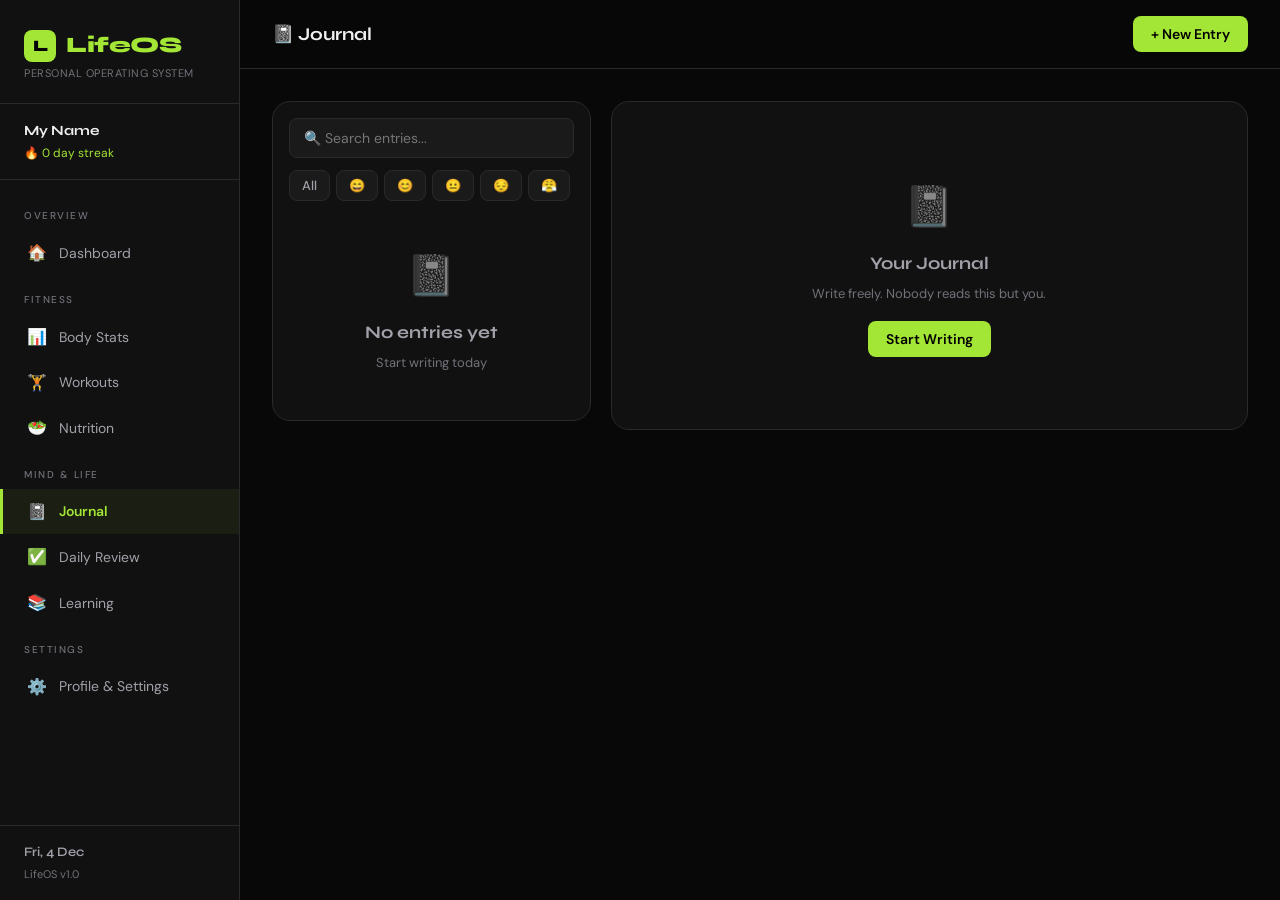
<file: journal.html>
<!DOCTYPE html>
<html lang="en">
<head>
  <meta charset="UTF-8">
  <meta name="viewport" content="width=device-width, initial-scale=1.0">
  <title>Journal — LifeOS</title>
  <link rel="stylesheet" href="style.css">
</head>
<body>
<script src="nav.js"></script>
<script>injectNav('Journal');</script>

<div class="main">
  <div class="topbar">
    <div class="topbar-title">📓 Journal</div>
    <div class="topbar-actions">
      <button class="btn btn-primary" onclick="openWrite()">+ New Entry</button>
    </div>
  </div>

  <div class="page-content">

    <div class="grid-1-2">
      <!-- Sidebar: list -->
      <div>
        <div class="card" style="padding:16px;margin-bottom:0">
          <div style="margin-bottom:12px">
            <input type="text" class="form-input" placeholder="🔍 Search entries..." id="journal-search" oninput="filterJournals()">
          </div>
          <div style="display:flex;gap:6px;margin-bottom:12px;flex-wrap:wrap">
            <button class="btn btn-ghost btn-sm" onclick="filterByMood('')">All</button>
            <button class="btn btn-ghost btn-sm" onclick="filterByMood('😄')">😄</button>
            <button class="btn btn-ghost btn-sm" onclick="filterByMood('😊')">😊</button>
            <button class="btn btn-ghost btn-sm" onclick="filterByMood('😐')">😐</button>
            <button class="btn btn-ghost btn-sm" onclick="filterByMood('😔')">😔</button>
            <button class="btn btn-ghost btn-sm" onclick="filterByMood('😤')">😤</button>
          </div>
          <div id="journal-list" style="max-height:calc(100vh - 250px);overflow-y:auto">
            <!-- rendered by JS -->
          </div>
        </div>
      </div>

      <!-- Main: write / read -->
      <div id="journal-main">
        <div class="card" id="write-panel" style="display:none">
          <div class="card-header">
            <div class="modal-title" id="write-panel-title">New Entry</div>
            <button class="btn btn-ghost btn-sm" onclick="closeWrite()">✕ Close</button>
          </div>
          <div class="form-group">
            <label class="form-label">Title (optional)</label>
            <input type="text" class="form-input" id="j-title" placeholder="Give this entry a title...">
          </div>
          <div class="form-row">
            <div class="form-group">
              <label class="form-label">Date</label>
              <input type="date" class="form-input" id="j-date">
            </div>
            <div class="form-group">
              <label class="form-label">Category</label>
              <select class="form-select" id="j-category">
                <option value="Personal">Personal</option>
                <option value="Fitness">Fitness</option>
                <option value="Gratitude">Gratitude</option>
                <option value="Reflection">Reflection</option>
                <option value="Goals">Goals</option>
                <option value="Rant">Rant</option>
                <option value="Win">Win 🎉</option>
              </select>
            </div>
          </div>
          <div class="form-group">
            <label class="form-label">Mood</label>
            <div class="mood-selector" id="j-mood-sel">
              ${['😄 Great','😊 Good','😐 Okay','😔 Low','😤 Frustrated','😰 Anxious','💪 Motivated','😴 Tired'].map(m => `<button class="mood-btn" onclick="selectMood('${m}')">${m}</button>`).join('')}
            </div>
          </div>
          <div class="form-group">
            <label class="form-label">Entry</label>
            <textarea class="form-textarea" id="j-body" placeholder="What's on your mind? How was your day? What did you learn? What are you grateful for?..." style="min-height:300px"></textarea>
          </div>
          <div class="form-group">
            <label class="form-label">Tags (comma-separated)</label>
            <input type="text" class="form-input" id="j-tags" placeholder="e.g. workout, progress, goals">
          </div>
          <div style="display:flex;justify-content:space-between;align-items:center">
            <button class="btn btn-danger" id="delete-entry-btn" style="display:none" onclick="deleteCurrentEntry()">🗑 Delete</button>
            <div style="display:flex;gap:10px;margin-left:auto">
              <button class="btn btn-ghost" onclick="closeWrite()">Cancel</button>
              <button class="btn btn-primary" onclick="saveEntry()">Save Entry</button>
            </div>
          </div>
        </div>

        <div class="card" id="read-panel">
          <div id="read-content">
            <div class="empty-state">
              <div class="empty-icon">📓</div>
              <h3>Your Journal</h3>
              <p>Write freely. Nobody reads this but you.</p>
              <button class="btn btn-primary" style="margin-top:16px" onclick="openWrite()">Start Writing</button>
            </div>
          </div>
        </div>
      </div>
    </div>

  </div>
</div>

<script src="app.js"></script>
<script>
let currentMood = '';
let currentEditId = null;
let moodFilter = '';

document.addEventListener('DOMContentLoaded', () => {
  document.getElementById('j-date').value = APP.today();
  renderJournalList();
});

function renderJournalList(filter = '', mood = '') {
  let entries = APP.get('journals', []);
  if (filter) entries = entries.filter(j => (j.title + j.body + (j.tags || '')).toLowerCase().includes(filter.toLowerCase()));
  if (mood) entries = entries.filter(j => j.mood && j.mood.startsWith(mood));

  const el = document.getElementById('journal-list');
  if (!entries.length) {
    el.innerHTML = `<div class="empty-state" style="padding:30px 12px"><div class="empty-icon">📓</div><h3>No entries yet</h3><p>Start writing today</p></div>`;
    return;
  }
  el.innerHTML = entries.map(j => {
    const catColors = { Personal: 'cyan', Fitness: 'green', Gratitude: 'orange', Reflection: 'purple', Goals: 'pink', Rant: 'red', Win: 'green' };
    return `<div class="journal-entry" onclick="readEntry('${j.id}')">
      <div class="entry-date">${APP.daysAgo(j.date)} ${j.mood ? '· ' + j.mood.split(' ')[0] : ''}</div>
      <div class="entry-title">${j.title || 'Untitled Entry'}</div>
      <div style="display:flex;gap:6px;margin-top:6px;flex-wrap:wrap">
        <span class="tag tag-${catColors[j.category] || 'cyan'}" style="font-size:10px">${j.category || 'Personal'}</span>
        ${(j.tags || '').split(',').filter(t => t.trim()).map(t => `<span class="tag" style="font-size:10px;background:var(--surface3);color:var(--text3)">#${t.trim()}</span>`).join('')}
      </div>
      <div class="entry-preview" style="margin-top:6px">${j.body || ''}</div>
    </div>`;
  }).join('');
}

function readEntry(id) {
  const j = APP.get('journals', []).find(e => e.id === id);
  if (!j) return;
  document.getElementById('write-panel').style.display = 'none';
  document.getElementById('read-panel').style.display = 'block';
  const catColors = { Personal: 'cyan', Fitness: 'green', Gratitude: 'orange', Reflection: 'purple', Goals: 'pink', Rant: 'red', Win: 'green' };
  document.getElementById('read-content').innerHTML = `
    <div style="display:flex;justify-content:space-between;align-items:flex-start;flex-wrap:wrap;gap:12px;margin-bottom:20px">
      <div>
        <div style="font-size:13px;color:var(--text3);margin-bottom:8px">${APP.formatDate(j.date, 'long')} ${j.mood ? '· ' + j.mood : ''}</div>
        <h2 style="font-family:var(--font-display);font-size:22px;font-weight:800;color:var(--text)">${j.title || 'Untitled Entry'}</h2>
        <div style="display:flex;gap:6px;margin-top:10px;flex-wrap:wrap">
          <span class="tag tag-${catColors[j.category] || 'cyan'}">${j.category || 'Personal'}</span>
          ${(j.tags || '').split(',').filter(t => t.trim()).map(t => `<span class="tag" style="background:var(--surface3);color:var(--text3)">#${t.trim()}</span>`).join('')}
        </div>
      </div>
      <button class="btn btn-ghost btn-sm" onclick="editEntry('${j.id}')">✏️ Edit</button>
    </div>
    <hr class="divider">
    <div style="font-size:15px;color:var(--text2);line-height:1.9;white-space:pre-wrap">${j.body || ''}</div>`;
}

function openWrite(editId = null) {
  currentEditId = editId;
  currentMood = '';
  document.getElementById('write-panel').style.display = 'block';
  document.getElementById('read-panel').style.display = 'none';
  document.getElementById('write-panel-title').textContent = editId ? 'Edit Entry' : 'New Entry';
  document.getElementById('delete-entry-btn').style.display = editId ? 'inline-flex' : 'none';

  if (!editId) {
    document.getElementById('j-title').value = '';
    document.getElementById('j-date').value = APP.today();
    document.getElementById('j-category').value = 'Personal';
    document.getElementById('j-body').value = '';
    document.getElementById('j-tags').value = '';
    document.querySelectorAll('.mood-btn').forEach(b => b.classList.remove('selected'));
  }
}

function closeWrite() {
  currentEditId = null;
  document.getElementById('write-panel').style.display = 'none';
  document.getElementById('read-panel').style.display = 'block';
}

function editEntry(id) {
  const j = APP.get('journals', []).find(e => e.id === id);
  if (!j) return;
  openWrite(id);
  document.getElementById('j-title').value = j.title || '';
  document.getElementById('j-date').value = j.date;
  document.getElementById('j-category').value = j.category || 'Personal';
  document.getElementById('j-body').value = j.body || '';
  document.getElementById('j-tags').value = j.tags || '';
  currentMood = j.mood || '';
  document.querySelectorAll('.mood-btn').forEach(b => {
    b.classList.toggle('selected', b.textContent === j.mood);
  });
}

function selectMood(mood) {
  currentMood = mood;
  document.querySelectorAll('.mood-btn').forEach(b => b.classList.toggle('selected', b.textContent === mood));
}

function saveEntry() {
  const body = document.getElementById('j-body').value.trim();
  if (!body) { APP.toast('Entry cannot be empty', 'error'); return; }
  const entry = {
    id: currentEditId || undefined,
    date: document.getElementById('j-date').value || APP.today(),
    title: document.getElementById('j-title').value.trim(),
    category: document.getElementById('j-category').value,
    mood: currentMood,
    body,
    tags: document.getElementById('j-tags').value,
  };
  if (currentEditId) {
    APP.update('journals', currentEditId, entry);
    APP.toast('Entry updated!');
    closeWrite();
    readEntry(currentEditId);
  } else {
    const saved = APP.push('journals', entry);
    APP.toast('Entry saved! ✍️');
    closeWrite();
    readEntry(saved.id);
  }
  renderJournalList();
}

function deleteCurrentEntry() {
  if (!currentEditId || !confirmDelete('Delete this journal entry? This cannot be undone.')) return;
  APP.remove('journals', currentEditId);
  APP.toast('Entry deleted');
  closeWrite();
  document.getElementById('read-content').innerHTML = `<div class="empty-state"><div class="empty-icon">📓</div><h3>Entry deleted</h3></div>`;
  renderJournalList();
}

function filterJournals() {
  renderJournalList(document.getElementById('journal-search').value, moodFilter);
}

function filterByMood(mood) {
  moodFilter = mood;
  renderJournalList(document.getElementById('journal-search').value, mood);
}
</script>
</body>
</html>
</file>
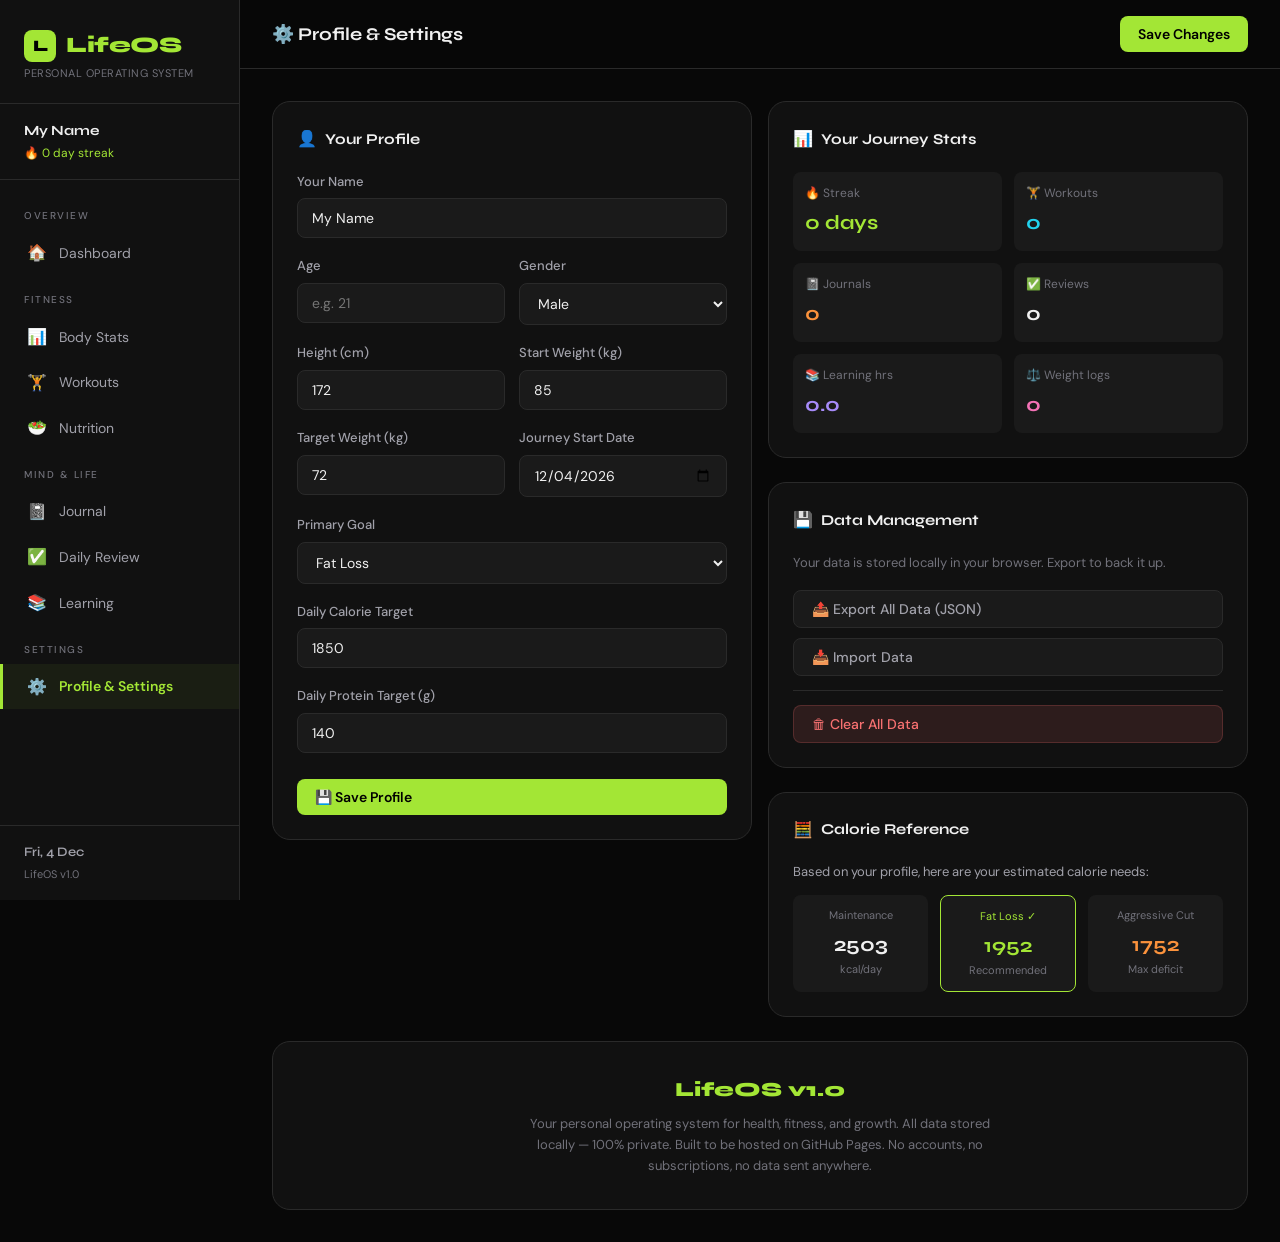
<file: settings.html>
<!DOCTYPE html>
<html lang="en">
<head>
  <meta charset="UTF-8">
  <meta name="viewport" content="width=device-width, initial-scale=1.0">
  <title>Settings — LifeOS</title>
  <link rel="stylesheet" href="style.css">
</head>
<body>
<script src="nav.js"></script>
<script>injectNav('Settings');</script>

<div class="main">
  <div class="topbar">
    <div class="topbar-title">⚙️ Profile & Settings</div>
    <div class="topbar-actions">
      <button class="btn btn-primary" onclick="saveProfile()">Save Changes</button>
    </div>
  </div>

  <div class="page-content">

    <div class="grid-2">
      <!-- Profile -->
      <div>
        <div class="card mb-6">
          <div class="card-header">
            <div class="card-title"><span class="icon">👤</span> Your Profile</div>
          </div>
          <div class="form-group">
            <label class="form-label">Your Name</label>
            <input type="text" class="form-input" id="p-name" placeholder="e.g. Arjun">
          </div>
          <div class="form-row">
            <div class="form-group">
              <label class="form-label">Age</label>
              <input type="number" class="form-input" id="p-age" placeholder="e.g. 21">
            </div>
            <div class="form-group">
              <label class="form-label">Gender</label>
              <select class="form-select" id="p-gender">
                <option>Male</option><option>Female</option><option>Other</option>
              </select>
            </div>
          </div>
          <div class="form-row">
            <div class="form-group">
              <label class="form-label">Height (cm)</label>
              <input type="number" class="form-input" id="p-height" placeholder="172">
            </div>
            <div class="form-group">
              <label class="form-label">Start Weight (kg)</label>
              <input type="number" class="form-input" id="p-start-weight" placeholder="85" step="0.1">
            </div>
          </div>
          <div class="form-row">
            <div class="form-group">
              <label class="form-label">Target Weight (kg)</label>
              <input type="number" class="form-input" id="p-target-weight" placeholder="72" step="0.1">
            </div>
            <div class="form-group">
              <label class="form-label">Journey Start Date</label>
              <input type="date" class="form-input" id="p-start-date">
            </div>
          </div>
          <div class="form-group">
            <label class="form-label">Primary Goal</label>
            <select class="form-select" id="p-goal">
              <option>Fat Loss</option><option>Muscle Gain</option><option>Body Recomposition</option>
              <option>General Fitness</option><option>Marathon / Endurance</option>
            </select>
          </div>
          <div class="form-group">
            <label class="form-label">Daily Calorie Target</label>
            <input type="number" class="form-input" id="p-cal-target" placeholder="1850">
          </div>
          <div class="form-group">
            <label class="form-label">Daily Protein Target (g)</label>
            <input type="number" class="form-input" id="p-protein-target" placeholder="140">
          </div>
          <button class="btn btn-primary w-full" onclick="saveProfile()" style="margin-top:8px">💾 Save Profile</button>
        </div>
      </div>

      <div>
        <!-- Stats Summary -->
        <div class="card mb-6">
          <div class="card-header">
            <div class="card-title"><span class="icon">📊</span> Your Journey Stats</div>
          </div>
          <div id="stats-display">Loading...</div>
        </div>

        <!-- Data Management -->
        <div class="card mb-6">
          <div class="card-header">
            <div class="card-title"><span class="icon">💾</span> Data Management</div>
          </div>
          <p style="font-size:13px;color:var(--text3);margin-bottom:16px">Your data is stored locally in your browser. Export to back it up.</p>
          <div style="display:flex;flex-direction:column;gap:10px">
            <button class="btn btn-ghost w-full" onclick="exportData()">📤 Export All Data (JSON)</button>
            <button class="btn btn-ghost w-full" onclick="importData()">📥 Import Data</button>
            <input type="file" id="import-file" accept=".json" style="display:none" onchange="handleImport(event)">
            <hr class="divider" style="margin:4px 0">
            <button class="btn btn-danger w-full" onclick="clearAllData()">🗑 Clear All Data</button>
          </div>
        </div>

        <!-- Calorie Guide -->
        <div class="card">
          <div class="card-header">
            <div class="card-title"><span class="icon">🧮</span> Calorie Reference</div>
          </div>
          <div style="font-size:13px;color:var(--text2)">
            <div style="margin-bottom:12px">Based on your profile, here are your estimated calorie needs:</div>
            <div id="calorie-reference">Set your profile to see this.</div>
          </div>
        </div>
      </div>
    </div>

    <!-- About -->
    <div class="card mt-6" style="text-align:center;padding:32px">
      <div style="font-family:var(--font-display);font-size:20px;font-weight:800;color:var(--accent);margin-bottom:8px">LifeOS v1.0</div>
      <div style="font-size:13px;color:var(--text3);max-width:500px;margin:0 auto">
        Your personal operating system for health, fitness, and growth. All data stored locally — 100% private.
        Built to be hosted on GitHub Pages. No accounts, no subscriptions, no data sent anywhere.
      </div>
    </div>
  </div>
</div>

<script src="app.js"></script>
<script>
document.addEventListener('DOMContentLoaded', () => {
  loadProfile();
  renderStats();
});

function loadProfile() {
  const p = APP.getProfile();
  document.getElementById('p-name').value = p.name || '';
  document.getElementById('p-age').value = p.age || '';
  document.getElementById('p-height').value = p.height || 172;
  document.getElementById('p-start-weight').value = p.startWeight || 85;
  document.getElementById('p-target-weight').value = p.targetWeight || 72;
  document.getElementById('p-start-date').value = p.startDate || APP.today();
  document.getElementById('p-cal-target').value = p.calTarget || 1850;
  document.getElementById('p-protein-target').value = p.proteinTarget || 140;
  if (p.gender) document.getElementById('p-gender').value = p.gender;
  if (p.goal) document.getElementById('p-goal').value = p.goal;
  updateCalorieRef(p);
}

function saveProfile() {
  const profile = {
    name: document.getElementById('p-name').value || 'My Name',
    age: document.getElementById('p-age').value,
    gender: document.getElementById('p-gender').value,
    height: parseFloat(document.getElementById('p-height').value) || 172,
    startWeight: parseFloat(document.getElementById('p-start-weight').value) || 85,
    targetWeight: parseFloat(document.getElementById('p-target-weight').value) || 72,
    startDate: document.getElementById('p-start-date').value || APP.today(),
    goal: document.getElementById('p-goal').value,
    calTarget: parseInt(document.getElementById('p-cal-target').value) || 1850,
    proteinTarget: parseInt(document.getElementById('p-protein-target').value) || 140,
  };
  APP.set('profile', profile);
  APP.toast('Profile saved! ✓');
  APP.renderSidebarUser();
  updateCalorieRef(profile);
}

function updateCalorieRef(p) {
  if (!p.startWeight || !p.height) return;
  const w = p.startWeight, h = p.height, age = p.age || 22;
  // Mifflin-St Jeor
  const bmr = 10 * w + 6.25 * h - 5 * age + 5;
  const maintenance = Math.round(bmr * 1.375); // lightly active
  const fatLoss = Math.round(maintenance * 0.78);
  const aggressiveCut = Math.round(maintenance * 0.70);
  document.getElementById('calorie-reference').innerHTML = `
    <div style="display:grid;grid-template-columns:1fr 1fr 1fr;gap:12px">
      <div style="background:var(--surface2);border-radius:8px;padding:12px;text-align:center">
        <div style="font-size:11px;color:var(--text3);margin-bottom:4px">Maintenance</div>
        <div style="font-family:var(--font-display);font-size:20px;font-weight:700;color:var(--text)">${maintenance}</div>
        <div style="font-size:11px;color:var(--text3)">kcal/day</div>
      </div>
      <div style="background:var(--surface2);border:1px solid var(--accent);border-radius:8px;padding:12px;text-align:center">
        <div style="font-size:11px;color:var(--accent);margin-bottom:4px">Fat Loss ✓</div>
        <div style="font-family:var(--font-display);font-size:20px;font-weight:700;color:var(--accent)">${fatLoss}</div>
        <div style="font-size:11px;color:var(--text3)">Recommended</div>
      </div>
      <div style="background:var(--surface2);border-radius:8px;padding:12px;text-align:center">
        <div style="font-size:11px;color:var(--text3);margin-bottom:4px">Aggressive Cut</div>
        <div style="font-family:var(--font-display);font-size:20px;font-weight:700;color:var(--orange)">${aggressiveCut}</div>
        <div style="font-size:11px;color:var(--text3)">Max deficit</div>
      </div>
    </div>`;
}

function renderStats() {
  const workouts = APP.get('workouts', []);
  const journals = APP.get('journals', []);
  const reviews = APP.get('reviews', []);
  const weights = APP.get('weights', []);
  const learning = APP.get('learning', []);
  const streak = APP.getStreak();

  document.getElementById('stats-display').innerHTML = `
    <div style="display:grid;grid-template-columns:1fr 1fr;gap:12px">
      ${[
        ['🔥 Streak', streak + ' days', 'accent'],
        ['🏋️ Workouts', workouts.length, 'cyan'],
        ['📓 Journals', journals.length, 'orange'],
        ['✅ Reviews', reviews.length, 'green'],
        ['📚 Learning hrs', learning.reduce((s,l)=>s+parseFloat(l.hours||0),0).toFixed(1), 'purple'],
        ['⚖️ Weight logs', weights.length, 'pink'],
      ].map(([l, v, c]) => `
        <div style="background:var(--surface2);border-radius:8px;padding:12px">
          <div style="font-size:12px;color:var(--text3);margin-bottom:4px">${l}</div>
          <div style="font-family:var(--font-display);font-size:20px;font-weight:700;color:var(--${c})">${v}</div>
        </div>`).join('')}
    </div>`;
}

function exportData() {
  const data = {};
  ['profile','weights','measurements','workouts','journals','reviews','learning','resources','meals'].forEach(k => {
    data[k] = APP.get(k);
  });
  const blob = new Blob([JSON.stringify(data, null, 2)], { type: 'application/json' });
  const url = URL.createObjectURL(blob);
  const a = document.createElement('a');
  a.href = url; a.download = `lifeos-backup-${APP.today()}.json`; a.click();
  URL.revokeObjectURL(url);
  APP.toast('Data exported!');
}

function importData() {
  document.getElementById('import-file').click();
}

function handleImport(e) {
  const file = e.target.files[0];
  if (!file) return;
  const reader = new FileReader();
  reader.onload = (ev) => {
    try {
      const data = JSON.parse(ev.target.result);
      if (!confirm('This will overwrite your current data. Continue?')) return;
      Object.entries(data).forEach(([k, v]) => { if (v !== null) APP.set(k, v); });
      APP.toast('Data imported!');
      loadProfile();
      renderStats();
    } catch { APP.toast('Invalid file', 'error'); }
  };
  reader.readAsText(file);
}

function clearAllData() {
  if (!confirm('⚠️ This will permanently delete ALL your data. Are you absolutely sure?\n\nConsider exporting first!')) return;
  if (!confirm('Last chance — delete everything?')) return;
  ['profile','weights','measurements','workouts','journals','reviews','learning','resources','meals'].forEach(k => {
    localStorage.removeItem('lifeos_' + k);
  });
  APP.toast('All data cleared');
  renderStats();
}
</script>
</body>
</html>
</file>
<file: style.css>
@import url('https://fonts.googleapis.com/css2?family=Syne:wght@400;600;700;800&family=DM+Sans:ital,opsz,wght@0,9..40,300;0,9..40,400;0,9..40,500;1,9..40,300&display=swap');

:root {
  --bg: #080808;
  --surface: #111111;
  --surface2: #1a1a1a;
  --surface3: #222222;
  --border: #2a2a2a;
  --border2: #333333;
  --accent: #a3e635;
  --accent-dim: rgba(163,230,53,0.12);
  --accent-dim2: rgba(163,230,53,0.06);
  --cyan: #22d3ee;
  --cyan-dim: rgba(34,211,238,0.12);
  --orange: #fb923c;
  --orange-dim: rgba(251,146,60,0.12);
  --pink: #f472b6;
  --pink-dim: rgba(244,114,182,0.12);
  --purple: #a78bfa;
  --purple-dim: rgba(167,139,250,0.12);
  --text: #f0f0f0;
  --text2: #a1a1aa;
  --text3: #71717a;
  --red: #f87171;
  --red-dim: rgba(248,113,113,0.12);
  --radius: 12px;
  --radius-lg: 18px;
  --sidebar-w: 240px;
  --font-display: 'Syne', sans-serif;
  --font-body: 'DM Sans', sans-serif;
  --shadow: 0 4px 24px rgba(0,0,0,0.4);
  --shadow-lg: 0 8px 48px rgba(0,0,0,0.6);
  --glow: 0 0 24px rgba(163,230,53,0.15);
}

*, *::before, *::after { box-sizing: border-box; margin: 0; padding: 0; }

html { scroll-behavior: smooth; }

body {
  background: var(--bg);
  color: var(--text);
  font-family: var(--font-body);
  font-size: 15px;
  line-height: 1.6;
  min-height: 100vh;
  display: flex;
  overflow-x: hidden;
}

/* ── SIDEBAR ─────────────────────────────────────── */
.sidebar {
  width: var(--sidebar-w);
  min-height: 100vh;
  background: var(--surface);
  border-right: 1px solid var(--border);
  display: flex;
  flex-direction: column;
  position: fixed;
  top: 0; left: 0;
  z-index: 100;
  transition: transform 0.3s ease;
}

.sidebar-logo {
  padding: 28px 24px 20px;
  border-bottom: 1px solid var(--border);
}
.sidebar-logo .logo-mark {
  font-family: var(--font-display);
  font-size: 22px;
  font-weight: 800;
  color: var(--accent);
  letter-spacing: -0.5px;
  display: flex;
  align-items: center;
  gap: 10px;
}
.sidebar-logo .logo-mark span {
  width: 32px; height: 32px;
  background: var(--accent);
  border-radius: 8px;
  display: flex; align-items: center; justify-content: center;
  font-size: 16px;
  color: #000;
}
.sidebar-logo .logo-sub {
  font-size: 11px;
  color: var(--text3);
  margin-top: 2px;
  letter-spacing: 0.5px;
  text-transform: uppercase;
}

.sidebar-user {
  padding: 16px 24px;
  border-bottom: 1px solid var(--border);
}
.user-name {
  font-family: var(--font-display);
  font-weight: 700;
  font-size: 14px;
  color: var(--text);
}
.user-streak {
  font-size: 12px;
  color: var(--accent);
  margin-top: 2px;
}

.sidebar-nav {
  flex: 1;
  padding: 12px 0;
  overflow-y: auto;
}

.nav-section-label {
  font-size: 10px;
  letter-spacing: 1.5px;
  text-transform: uppercase;
  color: var(--text3);
  padding: 16px 24px 6px;
  font-weight: 500;
}

.nav-item {
  display: flex;
  align-items: center;
  gap: 12px;
  padding: 10px 24px;
  color: var(--text2);
  text-decoration: none;
  font-size: 14px;
  font-weight: 400;
  transition: all 0.15s;
  cursor: pointer;
  border-left: 3px solid transparent;
  position: relative;
}
.nav-item:hover {
  color: var(--text);
  background: var(--surface2);
}
.nav-item.active {
  color: var(--accent);
  background: var(--accent-dim2);
  border-left-color: var(--accent);
  font-weight: 600;
}
.nav-icon { font-size: 16px; width: 20px; text-align: center; }
.nav-badge {
  margin-left: auto;
  background: var(--accent);
  color: #000;
  font-size: 10px;
  font-weight: 700;
  padding: 1px 7px;
  border-radius: 20px;
}

.sidebar-footer {
  padding: 16px 24px;
  border-top: 1px solid var(--border);
  font-size: 12px;
  color: var(--text3);
}
.sidebar-footer .date-display {
  font-family: var(--font-display);
  font-size: 13px;
  color: var(--text2);
  font-weight: 600;
}

/* ── MAIN CONTENT ─────────────────────────────────── */
.main {
  margin-left: var(--sidebar-w);
  flex: 1;
  min-height: 100vh;
  display: flex;
  flex-direction: column;
}

.topbar {
  position: sticky;
  top: 0;
  background: rgba(8,8,8,0.85);
  backdrop-filter: blur(16px);
  border-bottom: 1px solid var(--border);
  padding: 16px 32px;
  display: flex;
  align-items: center;
  justify-content: space-between;
  z-index: 50;
}
.topbar-title {
  font-family: var(--font-display);
  font-size: 18px;
  font-weight: 700;
  color: var(--text);
}
.topbar-actions {
  display: flex;
  gap: 10px;
  align-items: center;
}

.page-content {
  padding: 32px;
  flex: 1;
  max-width: 1200px;
}

/* ── BUTTONS ─────────────────────────────────────── */
.btn {
  display: inline-flex;
  align-items: center;
  gap: 8px;
  padding: 9px 18px;
  border-radius: 8px;
  font-family: var(--font-body);
  font-size: 14px;
  font-weight: 500;
  cursor: pointer;
  border: none;
  transition: all 0.15s;
  text-decoration: none;
}
.btn-primary {
  background: var(--accent);
  color: #000;
  font-weight: 600;
}
.btn-primary:hover { background: #bef264; transform: translateY(-1px); box-shadow: var(--glow); }
.btn-ghost {
  background: var(--surface2);
  color: var(--text2);
  border: 1px solid var(--border);
}
.btn-ghost:hover { background: var(--surface3); color: var(--text); }
.btn-danger {
  background: var(--red-dim);
  color: var(--red);
  border: 1px solid rgba(248,113,113,0.2);
}
.btn-sm { padding: 6px 12px; font-size: 13px; }
.btn-icon { padding: 8px; border-radius: 8px; }

/* ── CARDS ───────────────────────────────────────── */
.card {
  background: var(--surface);
  border: 1px solid var(--border);
  border-radius: var(--radius-lg);
  padding: 24px;
  transition: border-color 0.2s;
}
.card:hover { border-color: var(--border2); }
.card-header {
  display: flex;
  align-items: center;
  justify-content: space-between;
  margin-bottom: 20px;
}
.card-title {
  font-family: var(--font-display);
  font-size: 15px;
  font-weight: 700;
  color: var(--text);
  display: flex;
  align-items: center;
  gap: 8px;
}
.card-title .icon { font-size: 16px; }

/* ── STAT CARDS ──────────────────────────────────── */
.stat-card {
  background: var(--surface);
  border: 1px solid var(--border);
  border-radius: var(--radius-lg);
  padding: 20px 24px;
  position: relative;
  overflow: hidden;
}
.stat-card::before {
  content: '';
  position: absolute;
  top: 0; right: 0;
  width: 80px; height: 80px;
  border-radius: 50%;
  opacity: 0.08;
  transform: translate(20px, -20px);
}
.stat-card.green::before { background: var(--accent); }
.stat-card.cyan::before { background: var(--cyan); }
.stat-card.orange::before { background: var(--orange); }
.stat-card.pink::before { background: var(--pink); }
.stat-card.purple::before { background: var(--purple); }

.stat-label {
  font-size: 12px;
  color: var(--text3);
  text-transform: uppercase;
  letter-spacing: 0.8px;
  margin-bottom: 8px;
}
.stat-value {
  font-family: var(--font-display);
  font-size: 28px;
  font-weight: 800;
  color: var(--text);
  line-height: 1;
  margin-bottom: 4px;
}
.stat-unit { font-size: 14px; color: var(--text3); font-weight: 400; }
.stat-change {
  font-size: 12px;
  margin-top: 6px;
  display: flex;
  align-items: center;
  gap: 4px;
}
.stat-change.positive { color: var(--accent); }
.stat-change.negative { color: var(--red); }
.stat-change.neutral { color: var(--text3); }

/* ── GRID LAYOUTS ────────────────────────────────── */
.grid-4 { display: grid; grid-template-columns: repeat(4, 1fr); gap: 16px; }
.grid-3 { display: grid; grid-template-columns: repeat(3, 1fr); gap: 16px; }
.grid-2 { display: grid; grid-template-columns: repeat(2, 1fr); gap: 16px; }
.grid-2-1 { display: grid; grid-template-columns: 2fr 1fr; gap: 20px; }
.grid-1-2 { display: grid; grid-template-columns: 1fr 2fr; gap: 20px; }

.mb-4 { margin-bottom: 16px; }
.mb-6 { margin-bottom: 24px; }
.mb-8 { margin-bottom: 32px; }
.mt-6 { margin-top: 24px; }
.gap-4 { gap: 16px; }

/* ── FORMS ───────────────────────────────────────── */
.form-group { margin-bottom: 18px; }
.form-label {
  display: block;
  font-size: 13px;
  font-weight: 500;
  color: var(--text2);
  margin-bottom: 6px;
}
.form-input, .form-select, .form-textarea {
  width: 100%;
  background: var(--surface2);
  border: 1px solid var(--border);
  border-radius: 8px;
  color: var(--text);
  font-family: var(--font-body);
  font-size: 14px;
  padding: 10px 14px;
  transition: border-color 0.15s, box-shadow 0.15s;
  outline: none;
}
.form-input:focus, .form-select:focus, .form-textarea:focus {
  border-color: var(--accent);
  box-shadow: 0 0 0 3px var(--accent-dim);
}
.form-textarea { resize: vertical; min-height: 100px; }
.form-select { cursor: pointer; }
.form-select option { background: var(--surface2); }
.form-row { display: grid; grid-template-columns: 1fr 1fr; gap: 14px; }
.form-row-3 { display: grid; grid-template-columns: 1fr 1fr 1fr; gap: 14px; }

/* ── TAGS / BADGES ───────────────────────────────── */
.tag {
  display: inline-flex;
  align-items: center;
  gap: 5px;
  padding: 3px 10px;
  border-radius: 20px;
  font-size: 12px;
  font-weight: 500;
}
.tag-green { background: var(--accent-dim); color: var(--accent); }
.tag-cyan { background: var(--cyan-dim); color: var(--cyan); }
.tag-orange { background: var(--orange-dim); color: var(--orange); }
.tag-pink { background: var(--pink-dim); color: var(--pink); }
.tag-purple { background: var(--purple-dim); color: var(--purple); }
.tag-red { background: var(--red-dim); color: var(--red); }

/* ── TABLE ───────────────────────────────────────── */
.table-wrap { overflow-x: auto; }
table {
  width: 100%;
  border-collapse: collapse;
  font-size: 14px;
}
th {
  text-align: left;
  font-size: 11px;
  font-weight: 600;
  letter-spacing: 0.8px;
  text-transform: uppercase;
  color: var(--text3);
  padding: 10px 14px;
  border-bottom: 1px solid var(--border);
}
td {
  padding: 12px 14px;
  border-bottom: 1px solid var(--border);
  color: var(--text2);
}
tr:last-child td { border-bottom: none; }
tr:hover td { background: var(--surface2); }

/* ── PROGRESS BAR ────────────────────────────────── */
.progress-bar-wrap {
  background: var(--surface3);
  border-radius: 20px;
  height: 8px;
  overflow: hidden;
}
.progress-bar-fill {
  height: 100%;
  border-radius: 20px;
  background: var(--accent);
  transition: width 0.6s ease;
}
.progress-bar-fill.cyan { background: var(--cyan); }
.progress-bar-fill.orange { background: var(--orange); }
.progress-bar-fill.pink { background: var(--pink); }

/* ── DIVIDER ─────────────────────────────────────── */
.divider { border: none; border-top: 1px solid var(--border); margin: 24px 0; }

/* ── SECTION HEADER ──────────────────────────────── */
.section-header {
  display: flex;
  align-items: center;
  justify-content: space-between;
  margin-bottom: 16px;
}
.section-title {
  font-family: var(--font-display);
  font-size: 16px;
  font-weight: 700;
  color: var(--text);
}
.section-sub {
  font-size: 13px;
  color: var(--text3);
  margin-top: 2px;
}

/* ── EMPTY STATE ─────────────────────────────────── */
.empty-state {
  text-align: center;
  padding: 48px 24px;
  color: var(--text3);
}
.empty-state .empty-icon { font-size: 40px; margin-bottom: 12px; opacity: 0.5; }
.empty-state h3 { font-family: var(--font-display); color: var(--text2); margin-bottom: 6px; }
.empty-state p { font-size: 13px; }

/* ── MODAL ───────────────────────────────────────── */
.modal-overlay {
  position: fixed; inset: 0;
  background: rgba(0,0,0,0.7);
  backdrop-filter: blur(4px);
  z-index: 999;
  display: none;
  align-items: center;
  justify-content: center;
}
.modal-overlay.open { display: flex; }
.modal {
  background: var(--surface);
  border: 1px solid var(--border2);
  border-radius: var(--radius-lg);
  padding: 28px;
  width: 90%;
  max-width: 520px;
  max-height: 90vh;
  overflow-y: auto;
  box-shadow: var(--shadow-lg);
  animation: modalIn 0.2s ease;
}
@keyframes modalIn {
  from { opacity: 0; transform: scale(0.95) translateY(10px); }
  to { opacity: 1; transform: scale(1) translateY(0); }
}
.modal-header {
  display: flex;
  align-items: center;
  justify-content: space-between;
  margin-bottom: 20px;
}
.modal-title {
  font-family: var(--font-display);
  font-size: 17px;
  font-weight: 700;
}
.modal-close {
  background: var(--surface2);
  border: none;
  color: var(--text2);
  width: 32px; height: 32px;
  border-radius: 8px;
  cursor: pointer;
  font-size: 16px;
  display: flex; align-items: center; justify-content: center;
}
.modal-close:hover { background: var(--surface3); color: var(--text); }

/* ── TOAST ───────────────────────────────────────── */
#toast-container {
  position: fixed;
  bottom: 24px;
  right: 24px;
  z-index: 9999;
  display: flex;
  flex-direction: column;
  gap: 8px;
}
.toast {
  background: var(--surface2);
  border: 1px solid var(--border2);
  border-radius: 10px;
  padding: 12px 18px;
  font-size: 14px;
  color: var(--text);
  display: flex;
  align-items: center;
  gap: 10px;
  box-shadow: var(--shadow);
  animation: toastIn 0.2s ease;
  min-width: 260px;
}
.toast.success { border-color: rgba(163,230,53,0.3); }
.toast.success .toast-icon { color: var(--accent); }
.toast.error { border-color: rgba(248,113,113,0.3); }
.toast.error .toast-icon { color: var(--red); }
@keyframes toastIn {
  from { opacity: 0; transform: translateX(20px); }
  to { opacity: 1; transform: translateX(0); }
}

/* ── MOOD SELECTOR ───────────────────────────────── */
.mood-selector { display: flex; gap: 8px; flex-wrap: wrap; }
.mood-btn {
  padding: 8px 14px;
  border-radius: 30px;
  border: 1px solid var(--border);
  background: var(--surface2);
  color: var(--text2);
  font-size: 13px;
  cursor: pointer;
  transition: all 0.15s;
  display: flex; align-items: center; gap: 6px;
}
.mood-btn:hover, .mood-btn.selected {
  border-color: var(--accent);
  background: var(--accent-dim);
  color: var(--accent);
}

/* ── STREAK DISPLAY ──────────────────────────────── */
.streak-ring {
  width: 80px; height: 80px;
  border-radius: 50%;
  border: 3px solid var(--accent);
  display: flex;
  flex-direction: column;
  align-items: center;
  justify-content: center;
  box-shadow: var(--glow);
}
.streak-ring .streak-num {
  font-family: var(--font-display);
  font-size: 22px;
  font-weight: 800;
  color: var(--accent);
  line-height: 1;
}
.streak-ring .streak-label {
  font-size: 9px;
  text-transform: uppercase;
  letter-spacing: 1px;
  color: var(--text3);
}

/* ── CALENDAR HEAT ───────────────────────────────── */
.heat-grid {
  display: flex;
  flex-wrap: wrap;
  gap: 4px;
}
.heat-cell {
  width: 14px; height: 14px;
  border-radius: 3px;
  background: var(--surface3);
  transition: background 0.2s;
}
.heat-cell.l1 { background: rgba(163,230,53,0.25); }
.heat-cell.l2 { background: rgba(163,230,53,0.5); }
.heat-cell.l3 { background: rgba(163,230,53,0.75); }
.heat-cell.l4 { background: var(--accent); }

/* ── CHART WRAPPER ───────────────────────────────── */
.chart-wrap {
  position: relative;
  height: 200px;
}
.chart-wrap.tall { height: 280px; }

/* ── WORKOUT LOG ITEM ────────────────────────────── */
.workout-item {
  background: var(--surface2);
  border: 1px solid var(--border);
  border-radius: var(--radius);
  padding: 16px;
  margin-bottom: 10px;
  display: flex;
  justify-content: space-between;
  align-items: flex-start;
  gap: 12px;
  transition: border-color 0.15s;
}
.workout-item:hover { border-color: var(--border2); }
.workout-name {
  font-family: var(--font-display);
  font-weight: 700;
  font-size: 15px;
  color: var(--text);
  margin-bottom: 4px;
}
.workout-meta { font-size: 12px; color: var(--text3); }
.workout-actions { display: flex; gap: 6px; flex-shrink: 0; }

/* ── JOURNAL ENTRY ───────────────────────────────── */
.journal-entry {
  background: var(--surface2);
  border: 1px solid var(--border);
  border-radius: var(--radius);
  padding: 18px;
  margin-bottom: 10px;
  cursor: pointer;
  transition: all 0.15s;
}
.journal-entry:hover {
  border-color: var(--border2);
  transform: translateX(3px);
}
.journal-entry .entry-date {
  font-size: 11px;
  color: var(--text3);
  text-transform: uppercase;
  letter-spacing: 0.8px;
  margin-bottom: 6px;
}
.journal-entry .entry-title {
  font-family: var(--font-display);
  font-size: 15px;
  font-weight: 700;
  color: var(--text);
  margin-bottom: 6px;
}
.journal-entry .entry-preview {
  font-size: 13px;
  color: var(--text3);
  white-space: nowrap;
  overflow: hidden;
  text-overflow: ellipsis;
}

/* ── HABIT CHECK ─────────────────────────────────── */
.habit-item {
  display: flex;
  align-items: center;
  gap: 14px;
  padding: 12px 16px;
  background: var(--surface2);
  border: 1px solid var(--border);
  border-radius: var(--radius);
  margin-bottom: 8px;
  transition: all 0.15s;
}
.habit-check {
  width: 22px; height: 22px;
  border-radius: 6px;
  border: 2px solid var(--border2);
  cursor: pointer;
  flex-shrink: 0;
  display: flex; align-items: center; justify-content: center;
  transition: all 0.15s;
  background: transparent;
}
.habit-check.checked {
  background: var(--accent);
  border-color: var(--accent);
  color: #000;
}
.habit-label { flex: 1; font-size: 14px; color: var(--text2); }
.habit-label.checked { color: var(--text3); text-decoration: line-through; }
.habit-streak { font-size: 12px; color: var(--orange); }

/* ── SCROLLBAR ───────────────────────────────────── */
::-webkit-scrollbar { width: 6px; height: 6px; }
::-webkit-scrollbar-track { background: transparent; }
::-webkit-scrollbar-thumb { background: var(--border2); border-radius: 3px; }
::-webkit-scrollbar-thumb:hover { background: var(--text3); }

/* ── MOBILE SIDEBAR TOGGLE ───────────────────────── */
.sidebar-toggle {
  display: none;
  position: fixed;
  bottom: 24px; left: 24px;
  z-index: 200;
  width: 48px; height: 48px;
  border-radius: 50%;
  background: var(--accent);
  color: #000;
  font-size: 20px;
  border: none;
  cursor: pointer;
  box-shadow: var(--shadow);
  align-items: center;
  justify-content: center;
}

/* ── PAGE TRANSITIONS ────────────────────────────── */
.page-content {
  animation: fadeIn 0.3s ease;
}
@keyframes fadeIn {
  from { opacity: 0; transform: translateY(12px); }
  to { opacity: 1; transform: translateY(0); }
}

/* ── RESPONSIVE ──────────────────────────────────── */
@media (max-width: 900px) {
  .grid-4 { grid-template-columns: repeat(2, 1fr); }
  .grid-3 { grid-template-columns: repeat(2, 1fr); }
  .grid-2-1 { grid-template-columns: 1fr; }
  .grid-1-2 { grid-template-columns: 1fr; }
}

@media (max-width: 700px) {
  .sidebar {
    transform: translateX(-100%);
  }
  .sidebar.open {
    transform: translateX(0);
    box-shadow: var(--shadow-lg);
  }
  .main { margin-left: 0; }
  .page-content { padding: 20px 16px; }
  .topbar { padding: 14px 16px; }
  .grid-4 { grid-template-columns: repeat(2, 1fr); }
  .grid-3 { grid-template-columns: 1fr; }
  .grid-2 { grid-template-columns: 1fr; }
  .form-row { grid-template-columns: 1fr; }
  .form-row-3 { grid-template-columns: 1fr; }
  .sidebar-toggle { display: flex; }
}

/* ── SPECIAL COMPONENTS ──────────────────────────── */
.page-hero {
  background: linear-gradient(135deg, var(--surface) 0%, rgba(163,230,53,0.05) 100%);
  border: 1px solid var(--border);
  border-radius: var(--radius-lg);
  padding: 28px 32px;
  margin-bottom: 28px;
  position: relative;
  overflow: hidden;
}
.page-hero::after {
  content: '';
  position: absolute;
  top: -60px; right: -60px;
  width: 200px; height: 200px;
  background: radial-gradient(circle, rgba(163,230,53,0.08) 0%, transparent 70%);
  pointer-events: none;
}
.page-hero-title {
  font-family: var(--font-display);
  font-size: 26px;
  font-weight: 800;
  color: var(--text);
  margin-bottom: 6px;
}
.page-hero-sub {
  font-size: 14px;
  color: var(--text3);
}

.accent-text { color: var(--accent); }
.cyan-text { color: var(--cyan); }
.orange-text { color: var(--orange); }
.pink-text { color: var(--pink); }
.muted { color: var(--text3); }
.small { font-size: 12px; }

.flex { display: flex; }
.flex-col { display: flex; flex-direction: column; }
.items-center { align-items: center; }
.justify-between { justify-content: space-between; }
.gap-2 { gap: 8px; }
.gap-3 { gap: 12px; }
.w-full { width: 100%; }

.number-highlight {
  font-family: var(--font-display);
  font-size: 36px;
  font-weight: 800;
  color: var(--accent);
}
</file>
